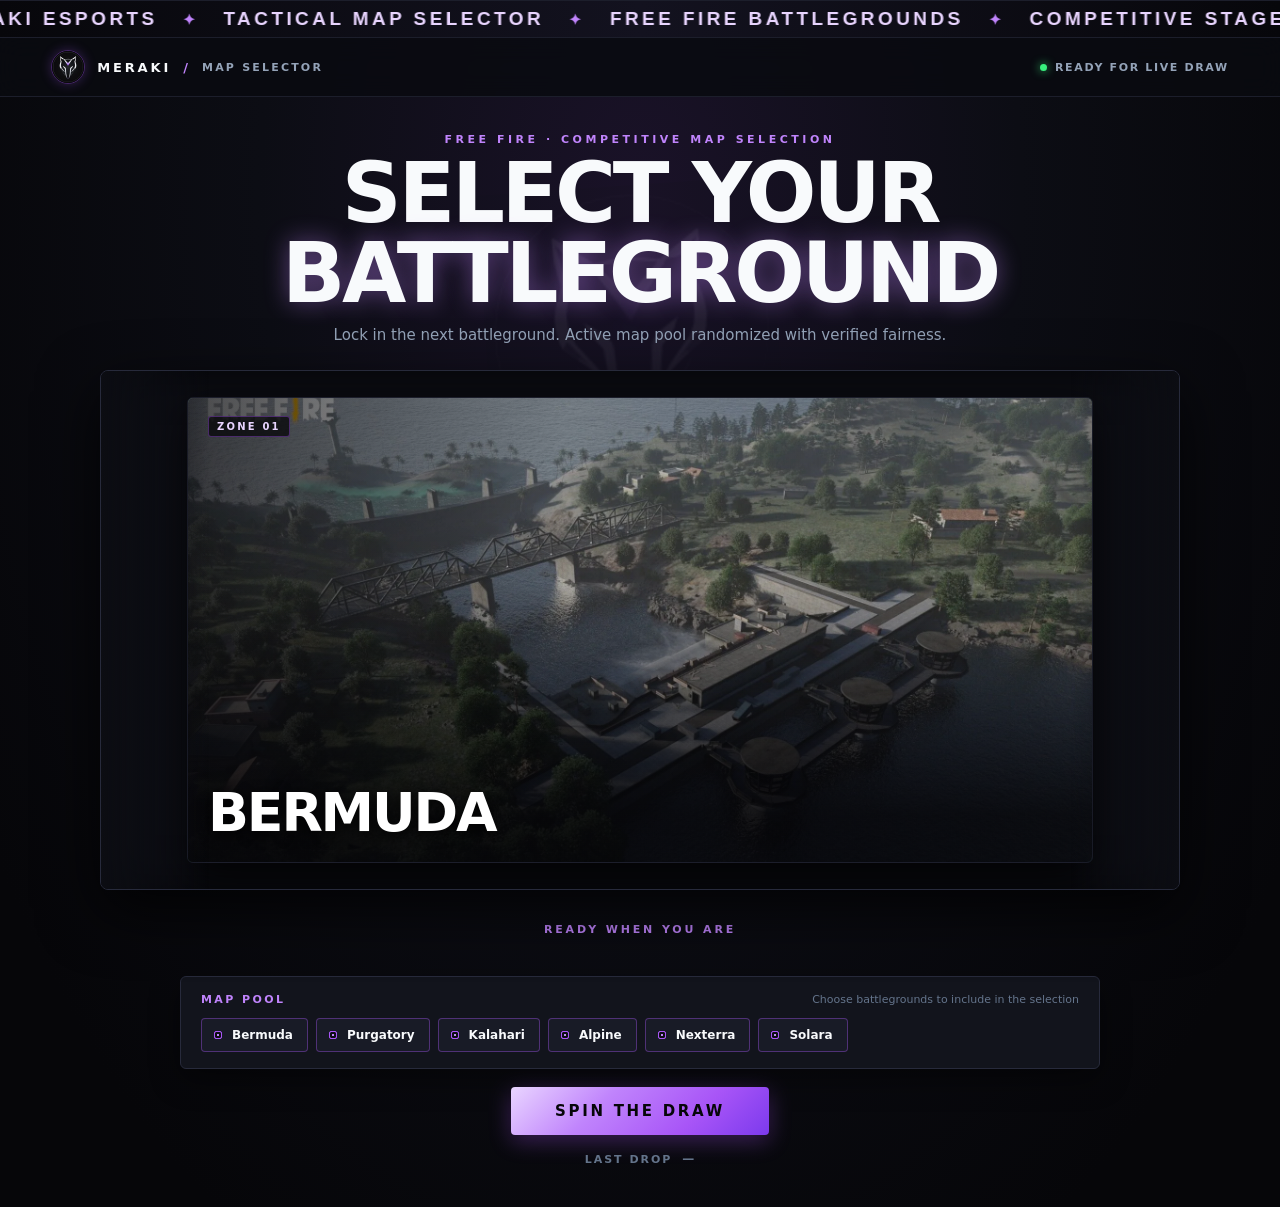
<file: index.html>
<!doctype html>
<html lang="en">
<head>
<meta charset="utf-8">
<meta name="viewport" content="width=device-width,initial-scale=1,viewport-fit=cover">
<meta name="theme-color" content="#060609">
<meta name="description" content="MERAKI Tactical Free Fire Map Selector — Official competitive map draw and battleground randomizer.">
<title>MERAKI — Free Fire Map Selector</title>
<link rel="icon" type="image/png" href="assets/favicon.png">
<link rel="stylesheet" href="styles.css">
</head>
<body>

<!-- Ambient Atmospheric Watermark with Official MERAKI Emblem -->
<div class="watermark" aria-hidden="true">
  <img src="assets/meraki-emblem.webp" class="watermark-emblem" alt="">
  <span>MERAKI</span>
  <span>MAP SELECTOR</span>
</div>

<div class="shell" id="app">
  <!-- Velocity Ticker Marquee -->
  <div class="velocity-marquee" aria-label="MERAKI esports marquee">
    <div class="marquee-track" id="marqueeTrack">
      <span>MERAKI ESPORTS <b>✦</b> TACTICAL MAP SELECTOR <b>✦</b> FREE FIRE BATTLEGROUNDS <b>✦</b> COMPETITIVE STAGE POOL <b>✦</b> </span>
      <span aria-hidden="true">MERAKI ESPORTS <b>✦</b> TACTICAL MAP SELECTOR <b>✦</b> FREE FIRE BATTLEGROUNDS <b>✦</b> COMPETITIVE STAGE POOL <b>✦</b> </span>
    </div>
  </div>

  <!-- Header Navigation -->
  <header class="top">
    <div class="brand">
      <img src="assets/meraki-emblem.webp" class="brand-crest" alt="MERAKI Emblem">
      <span class="brand-title">MERAKI</span>
      <span class="brand-separator">/</span>
      <span class="brand-sub">MAP SELECTOR</span>
    </div>
    <div class="live">
      <i class="live-pulse" aria-hidden="true"></i>
      <span>READY FOR LIVE DRAW</span>
    </div>
  </header>

  <!-- Main Stage -->
  <main class="main">
    <div class="eyebrow">FREE FIRE · COMPETITIVE MAP SELECTION</div>
    <h1>SELECT YOUR <span>BATTLEGROUND</span></h1>
    <p class="sub">Lock in the next battleground. Active map pool randomized with verified fairness.</p>

    <!-- Map Roulette Stage -->
    <section class="roulette" aria-label="Map roulette">
      <div class="viewport" id="viewport">
        <div class="belt" id="belt"></div>
      </div>
    </section>

    <!-- Dynamic Result Readout -->
    <div class="result" aria-live="polite" aria-atomic="true">
      <div>
        <div class="result-label" id="resultLabel">READY WHEN YOU ARE</div>
        <div class="result-name" id="resultName"></div>
      </div>
    </div>

    <!-- Map Pool Selection Controls -->
    <section class="pool-panel" aria-label="Select maps for the draw">
      <div class="pool-head">
        <div class="pool-title">MAP POOL</div>
        <div class="pool-desc">Choose battlegrounds to include in the selection</div>
      </div>
      <div class="controls" id="mapControls" role="group" aria-label="Maps in the draw"></div>
    </section>

    <!-- Primary Action Button -->
    <div class="actions">
      <button type="button" class="draw" id="draw">SPIN THE DRAW</button>
    </div>

    <!-- Last Drop Telemetry -->
    <div class="last-drop" id="lastDropInfo" aria-live="polite">
      <span class="last-drop-label">LAST DROP</span>
      <strong class="last-drop-name" id="lastDropName">—</strong>
    </div>

    <!-- Accessibility Status Announcer -->
    <div id="status" class="status" role="status" aria-live="polite"></div>
  </main>
</div>

<!-- Accessible Modal Reveal Dialog -->
<div class="reveal" id="reveal" role="dialog" aria-modal="true" aria-labelledby="revealName" aria-hidden="true">
  <div class="reveal-backdrop" id="revealBackdrop"></div>
  <div class="reveal-card" id="revealCard">
    <button type="button" class="reveal-close" id="revealClose" aria-label="Close result dialog">&times;</button>
    <img class="reveal-art" id="revealArt" alt="">
    <div class="reveal-content">
      <div class="reveal-brand-badge">
        <img src="assets/meraki-emblem.webp" alt="" class="reveal-brand-icon">
        <span>MERAKI OFFICIAL DROP</span>
      </div>
      <div class="reveal-kicker" id="revealKicker">SELECTED BATTLEGROUND</div>
      <div class="reveal-name" id="revealName"></div>
      <div class="reveal-foot"><span class="reveal-check" aria-hidden="true">✓</span> LOCKED IN</div>
    </div>
  </div>
</div>

<script src="app.js" defer></script>
</body>
</html>
</file>
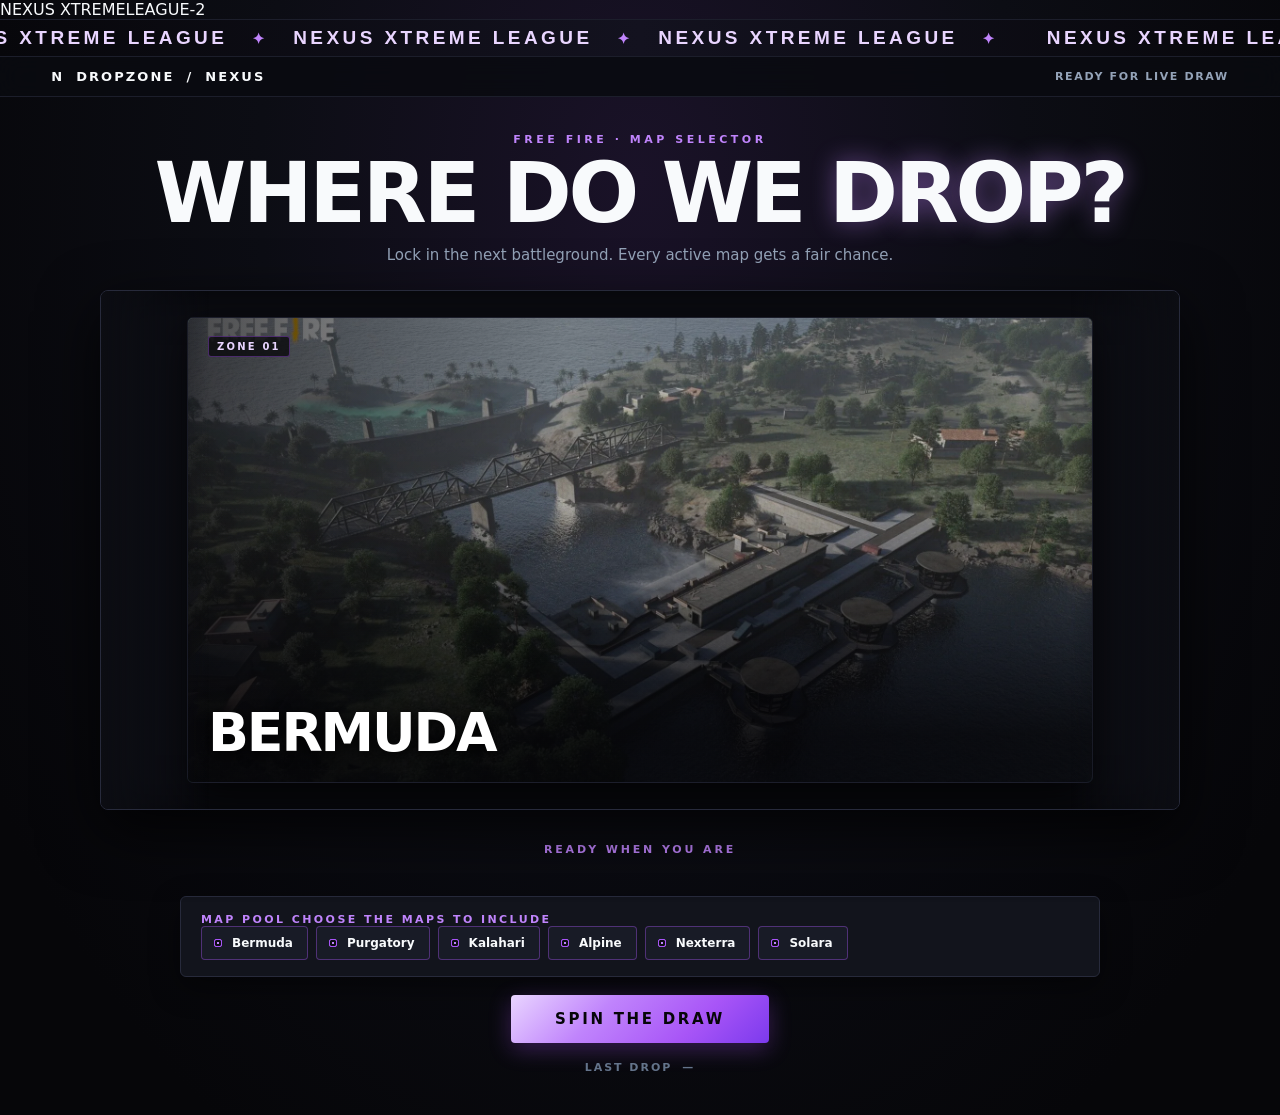
<file: free-fire-map-roulette.html>
<!doctype html>
<html lang="en">
<head>
<meta charset="utf-8">
<meta name="viewport" content="width=device-width,initial-scale=1,viewport-fit=cover">
<meta name="theme-color" content="#080b12">
<title>DropZone — Free Fire Map Roulette</title>
<link rel="stylesheet" href="styles.css">
</head>
<body>
<svg aria-hidden="true" width="0" height="0" style="position:absolute"><filter id="clothDistress"><feTurbulence type="fractalNoise" baseFrequency=".035 .12" numOctaves="2" seed="17" result="fabric"/><feDisplacementMap in="SourceGraphic" in2="fabric" scale="2" xChannelSelector="R" yChannelSelector="G"/></filter></svg><div class="league-watermark" aria-hidden="true"><span>NEXUS XTREME</span><span>LEAGUE-2</span></div>
<div class="shell" id="app">
<div class="velocity-marquee" aria-label="Nexus Xtreme League marquee"><div class="marquee-track" id="marqueeTrack"><span>NEXUS XTREME LEAGUE <b>✦</b> NEXUS XTREME LEAGUE <b>✦</b> NEXUS XTREME LEAGUE <b>✦</b> </span><span aria-hidden="true">NEXUS XTREME LEAGUE <b>✦</b> NEXUS XTREME LEAGUE <b>✦</b> NEXUS XTREME LEAGUE <b>✦</b> </span></div></div>
<header class="top"><div class="brand"><div class="brand-mark"><span>N</span></div>DROPZONE <span style="color:var(--accent)">/</span> NEXUS</div><div class="live"><i></i> READY FOR LIVE DRAW</div></header>
<main class="main"><div class="eyebrow">FREE FIRE · MAP SELECTOR</div><h1>WHERE DO WE <span>DROP?</span></h1><p class="sub">Lock in the next battleground. Every active map gets a fair chance.</p>

<section class="roulette" aria-label="Map roulette"><div class="viewport" id="viewport"><div class="belt" id="belt"></div></div></section>
<div class="result" aria-live="polite" aria-atomic="true"><div><div class="result-label" id="resultLabel">READY WHEN YOU ARE</div><div class="result-name" id="resultName"></div></div></div>
<section class="pool-panel" aria-label="Select maps for the draw"><div class="pool-title">MAP POOL <span>Choose the maps to include</span></div><div class="controls" id="mapControls" role="group" aria-label="Maps in the draw"></div></section><div class="actions"><button class="draw" id="draw">SPIN THE DRAW</button></div><div class="last-drop" id="lastDropInfo" aria-live="polite"><span>LAST DROP</span><strong id="lastDropName">—</strong></div><div id="status" class="status" role="status"></div></main></div>
<div class="reveal" id="reveal" role="dialog" aria-modal="true" aria-labelledby="revealName" aria-hidden="true"><div class="reveal-card" id="revealCard"><img class="reveal-art" id="revealArt" alt=""><div class="reveal-kicker">SELECTED MAP</div><div class="reveal-name" id="revealName"></div><div class="reveal-foot"><span aria-hidden="true">✓</span> LOCKED IN</div></div></div>

<script src="app.js" defer></script>
</body>
</html>
</file>
<file: styles.css>
/* ==========================================================================
   MERAKI / MAP SELECTOR — Design System & Stylesheet
   Official Identity: Obsidian Black, Platinum Silver & Electric Violet
   ========================================================================== */

:root {
  color-scheme: dark;

  /* Foundation: Deep Obsidian & Charcoal */
  --bg-obsidian: #060609;
  --bg-charcoal: #0c0d13;
  --bg-surface: #12141c;
  --bg-elevated: #181b26;
  --bg-glass: rgba(10, 11, 16, 0.88);

  /* Signature Luminescent Violet / Cyber Lilac (from MERAKI Crest Chevron) */
  --violet: #a855f7;
  --violet-bright: #c084fc;
  --violet-light: #e9d5ff;
  --violet-dark: #6b21a8;
  --violet-deep: #4c1d95;
  --violet-glow: rgba(168, 85, 247, 0.28);
  --violet-subtle: rgba(168, 85, 247, 0.12);

  /* Metallic Platinum Silver & Ice White (from MERAKI Mask Contour) */
  --silver-light: #f8fafc;
  --silver-mid: #cbd5e1;
  --silver-dark: #64748b;

  /* Borders & Lines */
  --line-subtle: #1c1e2b;
  --line-medium: #272a3b;
  --line-violet: rgba(168, 85, 247, 0.38);
  --line-silver: rgba(248, 250, 252, 0.22);

  /* Typography */
  --text-main: #f8fafc;
  --text-muted: #94a3b8;
  --text-dim: #64748b;

  font-family: Inter, ui-sans-serif, system-ui, -apple-system, BlinkMacSystemFont, "Segoe UI", Roboto, sans-serif;
}

*, *::before, *::after {
  box-sizing: border-box;
}

body {
  margin: 0;
  min-height: 100vh;
  color: var(--text-main);
  background-color: var(--bg-obsidian);
  background-image:
    radial-gradient(ellipse at 50% 16%, #1a1228 0%, #0c0d14 42%, var(--bg-obsidian) 85%);
  overflow-x: hidden;
  -webkit-font-smoothing: antialiased;
  -moz-osx-font-smoothing: grayscale;
}

button {
  font: inherit;
  color: inherit;
}

button:focus-visible {
  outline: 2px solid var(--violet-bright);
  outline-offset: 3px;
}

/* --------------------------------------------------------------------------
   Watermark Layer (Atmospheric MERAKI Emblem + Athletic Typography)
   -------------------------------------------------------------------------- */
.watermark {
  position: fixed;
  z-index: 0;
  inset: 0;
  display: flex;
  flex-direction: column;
  align-items: center;
  justify-content: center;
  gap: 0.05em;
  overflow: hidden;
  pointer-events: none;
  user-select: none;
  transform: rotate(-4deg) scale(1.04);
  text-align: center;
  opacity: 0.05;
}

.watermark-emblem {
  width: clamp(140px, 22vw, 320px);
  height: clamp(140px, 22vw, 320px);
  object-fit: contain;
  filter: grayscale(0.2) contrast(1.2);
  margin-bottom: 12px;
}

.watermark span {
  display: block;
  white-space: nowrap;
  font-family: Impact, "Arial Narrow", "Barlow Condensed", sans-serif;
  font-size: clamp(52px, 12vw, 180px);
  font-weight: 900;
  line-height: 0.82;
  letter-spacing: 0.04em;
  text-transform: uppercase;
  color: var(--silver-light);
  -webkit-text-stroke: 1px var(--violet-bright);
}

.watermark span:last-child {
  font-size: clamp(38px, 8.5vw, 125px);
  letter-spacing: 0.12em;
  color: var(--violet-light);
  -webkit-text-stroke: 1px var(--violet-dark);
}

/* --------------------------------------------------------------------------
   App Shell & Header
   -------------------------------------------------------------------------- */
.shell {
  position: relative;
  z-index: 1;
  min-height: 100vh;
  display: flex;
  flex-direction: column;
}

.velocity-marquee {
  position: relative;
  z-index: 2;
  overflow: hidden;
  height: 38px;
  display: flex;
  align-items: center;
  border-block: 1px solid var(--line-subtle);
  background: linear-gradient(90deg, #07070b, #13121f 50%, #07070b);
  touch-action: pan-y;
  cursor: grab;
  user-select: none;
}

.velocity-marquee:active {
  cursor: grabbing;
}

.marquee-track {
  display: flex;
  width: max-content;
  white-space: nowrap;
  will-change: transform;
  transform-origin: center;
}

.marquee-track > span {
  display: block;
  flex: none;
  padding-right: 32px;
  color: var(--violet-light);
  font-family: Impact, "Arial Narrow", "Barlow Condensed", sans-serif;
  font-size: clamp(14px, 1.6vw, 19px);
  font-weight: 800;
  letter-spacing: 0.18em;
  text-transform: uppercase;
}

.marquee-track b {
  padding: 0 16px;
  color: var(--violet-bright);
  font-size: 0.8em;
}

.top {
  display: flex;
  align-items: center;
  justify-content: space-between;
  padding: 12px clamp(16px, 4vw, 52px);
  border-bottom: 1px solid var(--line-subtle);
  background: var(--bg-glass);
  backdrop-filter: blur(12px);
}

.brand {
  display: flex;
  align-items: center;
  gap: 12px;
  font-weight: 800;
  letter-spacing: 0.16em;
  font-size: 13px;
}

.brand-crest {
  width: 34px;
  height: 34px;
  border-radius: 50%;
  object-fit: cover;
  border: 1.5px solid var(--line-violet);
  box-shadow: 0 0 12px var(--violet-glow);
}

.brand-title {
  color: var(--silver-light);
  font-weight: 900;
  letter-spacing: 0.22em;
}

.brand-separator {
  color: var(--violet-bright);
  font-weight: 700;
}

.brand-sub {
  color: var(--text-muted);
  font-size: 11px;
  letter-spacing: 0.2em;
}

.live {
  display: flex;
  align-items: center;
  gap: 8px;
  color: var(--text-muted);
  font-size: 11px;
  font-weight: 800;
  letter-spacing: 0.15em;
}

.live-pulse {
  width: 7px;
  height: 7px;
  border-radius: 50%;
  background: #38ef7d;
  box-shadow: 0 0 10px rgba(56, 239, 125, 0.85);
}

/* --------------------------------------------------------------------------
   Main Stage Layout & Typography
   -------------------------------------------------------------------------- */
.main {
  width: min(1320px, 100%);
  margin: 0 auto;
  padding: clamp(20px, 4vh, 44px) clamp(16px, 3.5vw, 42px) 36px;
  text-align: center;
}

.eyebrow {
  font-size: 11px;
  font-weight: 800;
  letter-spacing: 0.32em;
  color: var(--violet-bright);
  text-transform: uppercase;
}

h1 {
  margin: 8px 0 10px;
  font-size: clamp(38px, 6.5vw, 84px);
  line-height: 0.96;
  font-weight: 900;
  letter-spacing: -0.04em;
  text-transform: uppercase;
}

h1 span {
  color: var(--silver-light);
  text-shadow: 0 0 24px rgba(192, 132, 252, 0.45);
}

.sub {
  color: var(--text-muted);
  font-size: clamp(13px, 1.5vw, 15px);
  max-width: 680px;
  margin: 0 auto 24px;
  line-height: 1.5;
}

/* --------------------------------------------------------------------------
   Roulette Stage & Belt
   -------------------------------------------------------------------------- */
.roulette {
  position: relative;
  margin: 0 auto;
  max-width: 1080px;
}

.viewport {
  height: clamp(260px, 42vw, 520px);
  position: relative;
  overflow: hidden;
  border: 1px solid var(--line-medium);
  border-radius: 8px;
  background: var(--bg-charcoal);
  box-shadow: 0 20px 60px rgba(0, 0, 0, 0.75), inset 0 0 45px rgba(0, 0, 0, 0.6);
}

.viewport::before,
.viewport::after {
  content: "";
  position: absolute;
  z-index: 3;
  top: 0;
  bottom: 0;
  width: 10%;
  pointer-events: none;
}

.viewport::before {
  left: 0;
  background: linear-gradient(90deg, var(--bg-charcoal), transparent);
}

.viewport::after {
  right: 0;
  background: linear-gradient(270deg, var(--bg-charcoal), transparent);
}

.belt {
  position: absolute;
  inset: 5% 8%;
  display: block;
  overflow: hidden;
  border: 1px solid var(--line-subtle);
  border-radius: 6px;
  box-shadow: 0 16px 45px rgba(0, 0, 0, 0.8);
  will-change: transform, filter;
  transition: transform 0.25s cubic-bezier(0.2, 0.8, 0.2, 1), filter 0.25s ease;
}

.belt.roll {
  animation: reel 0.38s steps(2, end) infinite;
}

.belt.land {
  animation: land 0.55s cubic-bezier(0.2, 1.4, 0.4, 1);
}

@keyframes reel {
  0% { transform: scale(0.985) rotate(-0.5deg); filter: brightness(1.25); }
  50% { transform: scale(1.015) rotate(0.5deg); filter: brightness(0.9); }
  100% { transform: scale(0.99); filter: brightness(1.15); }
}

@keyframes land {
  0% { transform: scale(1.08); filter: brightness(1.8) contrast(1.1); }
  100% { transform: scale(1); filter: none; }
}

/* --------------------------------------------------------------------------
   Tactical Tile & Artwork
   -------------------------------------------------------------------------- */
.tile {
  position: absolute;
  inset: 0;
  overflow: hidden;
  background: linear-gradient(145deg, var(--c1, #14171f), var(--c2, #08090e));
  text-align: left;
}

.tile::before {
  content: "";
  position: absolute;
  inset: 0;
  z-index: 1;
  background:
    linear-gradient(180deg, rgba(6, 6, 9, 0.25) 0%, rgba(6, 6, 9, 0.1) 40%, rgba(6, 6, 9, 0.88) 90%),
    linear-gradient(90deg, rgba(6, 6, 9, 0.65) 0%, transparent 42%);
}

.map-art {
  width: 100%;
  height: 100%;
  object-fit: cover;
  object-position: center;
  filter: saturate(1.06);
}

.tile .badge {
  position: absolute;
  top: 18px;
  left: 20px;
  z-index: 2;
  font-size: 10px;
  font-weight: 800;
  letter-spacing: 0.22em;
  color: var(--violet-light);
  background: rgba(6, 6, 9, 0.75);
  border: 1px solid var(--line-violet);
  border-radius: 3px;
  padding: 4px 8px;
  text-transform: uppercase;
}

.tile .name {
  z-index: 2;
  position: absolute;
  left: 20px;
  right: 12px;
  bottom: 18px;
  font-size: clamp(28px, 4.2vw, 54px);
  font-weight: 900;
  letter-spacing: -0.04em;
  text-transform: uppercase;
  color: #fff;
  text-shadow: 0 3px 14px rgba(0, 0, 0, 0.95);
}

.tile.selected {
  border: 2px solid var(--violet-bright);
  box-shadow: inset 0 0 32px var(--violet-glow), 0 0 28px var(--violet-glow);
}

/* --------------------------------------------------------------------------
   Result Indicator
   -------------------------------------------------------------------------- */
.result {
  min-height: 78px;
  display: grid;
  place-items: center;
  padding: 14px 10px;
}

.result-label {
  font-size: 11px;
  letter-spacing: 0.26em;
  font-weight: 800;
  color: var(--violet-bright);
  text-transform: uppercase;
}

.result-name {
  font-size: clamp(34px, 5vw, 58px);
  font-weight: 900;
  letter-spacing: -0.04em;
  text-transform: uppercase;
  line-height: 1.05;
  color: var(--silver-light);
}

.result-name:empty {
  display: none;
}

/* --------------------------------------------------------------------------
   Map Pool Panel & Toggles
   -------------------------------------------------------------------------- */
.pool-panel {
  width: min(920px, 100%);
  margin: 8px auto 0;
  padding: 16px 20px;
  border: 1px solid var(--line-medium);
  border-radius: 6px;
  background: var(--bg-surface);
  text-align: left;
  box-shadow: 0 10px 30px rgba(0, 0, 0, 0.45);
}

.pool-head {
  display: flex;
  align-items: baseline;
  justify-content: space-between;
  gap: 12px;
  margin-bottom: 12px;
}

.pool-title {
  color: var(--violet-bright);
  font-size: 11px;
  font-weight: 900;
  letter-spacing: 0.22em;
  text-transform: uppercase;
}

.pool-desc {
  font-size: 11px;
  font-weight: 500;
  color: var(--text-dim);
}

.pool-panel .controls {
  display: flex;
  justify-content: flex-start;
  gap: 8px;
  flex-wrap: wrap;
  margin: 0;
}

.map-toggle {
  position: relative;
  border-radius: 4px;
  border: 1px solid var(--line-subtle);
  background: var(--bg-charcoal);
  color: var(--text-muted);
  padding: 9px 14px 9px 30px;
  font-size: 12px;
  font-weight: 700;
  cursor: pointer;
  transition: background 0.16s ease, border-color 0.16s ease, color 0.16s ease, transform 0.16s ease;
}

.map-toggle::before {
  content: "";
  position: absolute;
  left: 12px;
  top: 50%;
  width: 8px;
  height: 8px;
  transform: translateY(-50%);
  border: 1px solid var(--text-dim);
  border-radius: 2px;
  transition: border-color 0.16s, background-color 0.16s;
}

.map-toggle[aria-pressed="true"] {
  border-color: var(--line-violet);
  background: var(--bg-elevated);
  color: var(--silver-light);
}

.map-toggle[aria-pressed="true"]::before {
  border-color: var(--violet);
  background: var(--violet-bright);
  box-shadow: inset 0 0 0 2px var(--bg-charcoal);
}

.map-toggle[aria-pressed="false"] {
  color: var(--text-dim);
  background: rgba(12, 13, 19, 0.5);
  border-color: rgba(28, 30, 43, 0.6);
  text-decoration: line-through;
  opacity: 0.65;
}

.map-toggle:hover:not(:disabled) {
  border-color: var(--violet-bright);
  background: var(--bg-elevated);
  transform: translateY(-1px);
}

.map-toggle[data-current="true"] {
  border-color: var(--violet-bright);
}

.map-toggle[data-current="true"]::after {
  content: "LAST";
  margin-left: 8px;
  color: var(--violet-light);
  font-size: 9px;
  font-weight: 900;
  letter-spacing: 0.12em;
  text-decoration: none;
}

.map-toggle:disabled {
  cursor: not-allowed;
  opacity: 0.5;
}

/* --------------------------------------------------------------------------
   Draw Actions
   -------------------------------------------------------------------------- */
.actions {
  display: flex;
  align-items: center;
  justify-content: center;
  gap: 12px;
  margin-top: 18px;
}

.draw {
  border: 0;
  border-radius: 4px;
  padding: 15px 44px;
  color: #060609;
  background: linear-gradient(135deg, #e9d5ff 0%, #c084fc 35%, #a855f7 70%, #7c3aed 100%);
  font-size: 15px;
  font-weight: 900;
  letter-spacing: 0.18em;
  text-transform: uppercase;
  cursor: pointer;
  box-shadow: 0 6px 22px rgba(168, 85, 247, 0.32), 0 2px 6px rgba(0, 0, 0, 0.6);
  transition: transform 0.15s ease, filter 0.15s ease, box-shadow 0.15s ease;
}

.draw:hover:not(:disabled) {
  filter: brightness(1.08);
  transform: translateY(-2px);
  box-shadow: 0 8px 28px rgba(168, 85, 247, 0.45), 0 3px 8px rgba(0, 0, 0, 0.7);
}

.draw:active:not(:disabled) {
  transform: translateY(1px) scale(0.99);
}

.draw:disabled {
  opacity: 0.45;
  cursor: not-allowed;
  filter: grayscale(0.5);
  box-shadow: none;
}

/* --------------------------------------------------------------------------
   Last Drop Telemetry
   -------------------------------------------------------------------------- */
.last-drop {
  display: flex;
  align-items: center;
  justify-content: center;
  gap: 10px;
  margin: 12px auto 0;
  min-height: 24px;
  color: var(--text-dim);
  font-size: 11px;
  font-weight: 800;
  letter-spacing: 0.18em;
  text-transform: uppercase;
}

.last-drop-name {
  color: var(--violet-light);
  font-size: 12px;
  font-weight: 800;
  letter-spacing: 0.08em;
}

.last-drop:not(.has-map) .last-drop-name {
  color: var(--text-dim);
}

/* Accessibility Announcer */
.status {
  position: absolute;
  width: 1px;
  height: 1px;
  overflow: hidden;
  clip: rect(0, 0, 0, 0);
  white-space: nowrap;
}

/* --------------------------------------------------------------------------
   Modal Reveal Dialog
   -------------------------------------------------------------------------- */
.reveal {
  position: fixed;
  inset: 0;
  z-index: 50;
  display: grid;
  place-items: center;
  padding: 4vw;
  opacity: 0;
  visibility: hidden;
  transition: opacity 0.35s ease, visibility 0.35s ease;
}

.reveal.open {
  opacity: 1;
  visibility: visible;
}

.reveal-backdrop {
  position: absolute;
  inset: 0;
  background: rgba(4, 4, 7, 0.9);
  backdrop-filter: blur(12px);
}

.reveal-card {
  position: relative;
  z-index: 2;
  display: grid;
  align-content: center;
  justify-items: center;
  width: min(1040px, 92vw);
  height: min(600px, 78vh);
  overflow: hidden;
  border: 1px solid var(--line-violet);
  border-radius: 8px;
  background: linear-gradient(145deg, var(--c1, #14171f), var(--c2, #060609));
  box-shadow: 0 28px 90px rgba(0, 0, 0, 0.9), 0 0 45px var(--violet-glow);
  transform: scale(0.98);
  transition: transform 0.6s cubic-bezier(0.2, 0.8, 0.2, 1), box-shadow 0.4s ease;
}

.reveal.open .reveal-card {
  transform: scale(1.02);
}

.reveal.settled .reveal-card {
  transform: scale(1);
}

.reveal-card::before {
  content: "";
  position: absolute;
  inset: 0;
  z-index: 1;
  background:
    linear-gradient(180deg, rgba(6, 6, 9, 0.65) 0%, rgba(6, 6, 9, 0.25) 30%, rgba(6, 6, 9, 0.5) 70%, rgba(6, 6, 9, 0.95) 100%),
    radial-gradient(ellipse at 50% 50%, rgba(6, 6, 9, 0.2) 0%, rgba(6, 6, 9, 0.88) 100%);
}

.reveal-close {
  position: absolute;
  top: 14px;
  right: 14px;
  z-index: 10;
  width: 36px;
  height: 36px;
  border: 1px solid rgba(255, 255, 255, 0.15);
  border-radius: 4px;
  background: rgba(6, 6, 9, 0.75);
  color: var(--text-main);
  font-size: 20px;
  line-height: 1;
  cursor: pointer;
  display: grid;
  place-items: center;
  transition: background 0.15s, border-color 0.15s, color 0.15s;
}

.reveal-close:hover {
  border-color: var(--violet);
  color: var(--violet-bright);
  background: rgba(6, 6, 9, 0.95);
}

.reveal-art {
  position: absolute;
  inset: 0;
  width: 100%;
  height: 100%;
  object-fit: cover;
  filter: saturate(1.1);
  transform: scale(1.03);
  transition: transform 0.8s cubic-bezier(0.2, 0.8, 0.2, 1);
}

.reveal.settled .reveal-art {
  transform: scale(1);
}

.reveal-content {
  position: relative;
  z-index: 2;
  text-align: center;
  padding: 20px;
}

.reveal-brand-badge {
  display: inline-flex;
  align-items: center;
  gap: 8px;
  margin-bottom: 8px;
  padding: 4px 12px;
  background: rgba(6, 6, 9, 0.75);
  border: 1px solid var(--line-violet);
  border-radius: 999px;
  font-size: 10px;
  font-weight: 800;
  letter-spacing: 0.22em;
  color: var(--violet-light);
  text-transform: uppercase;
}

.reveal-brand-icon {
  width: 16px;
  height: 16px;
  border-radius: 50%;
  object-fit: cover;
}

.reveal-kicker {
  font-size: clamp(11px, 1.8vw, 15px);
  font-weight: 900;
  letter-spacing: 0.32em;
  color: var(--violet-bright);
  text-transform: uppercase;
  text-shadow: 0 2px 10px rgba(0, 0, 0, 0.9);
  opacity: 0.2;
  transform: translateY(6px);
  transition: opacity 0.35s ease, transform 0.35s ease;
}

.reveal.label-in .reveal-kicker {
  opacity: 1;
  transform: translateY(0);
}

.reveal-name {
  margin: 12px 0 16px;
  font-size: clamp(48px, 10vw, 120px);
  line-height: 0.92;
  font-weight: 900;
  letter-spacing: -0.05em;
  text-transform: uppercase;
  color: #fff;
  text-shadow: 0 4px 28px rgba(0, 0, 0, 0.95), 0 0 35px rgba(192, 132, 252, 0.4);
  opacity: 0.2;
  transform: translateY(10px) scale(0.98);
  transition: opacity 0.4s ease 0.05s, transform 0.4s cubic-bezier(0.2, 0.8, 0.2, 1) 0.05s;
}

.reveal.name-in .reveal-name {
  opacity: 1;
  transform: translateY(0) scale(1);
}

.reveal-foot {
  font-size: 11px;
  font-weight: 900;
  letter-spacing: 0.32em;
  color: var(--violet-light);
  text-transform: uppercase;
  text-shadow: 0 2px 12px rgba(0, 0, 0, 0.9);
  opacity: 0.2;
  transform: translateY(6px);
  transition: opacity 0.35s ease, transform 0.35s ease;
}

.reveal.locked-in .reveal-foot {
  opacity: 1;
  transform: translateY(0);
}

.reveal-check {
  display: inline-grid;
  place-items: center;
  width: 18px;
  height: 18px;
  margin-right: 6px;
  border: 1px solid var(--violet);
  border-radius: 50%;
  font-size: 10px;
  line-height: 1;
  vertical-align: middle;
  color: var(--violet-bright);
}

/* --------------------------------------------------------------------------
   Responsive Layout & Breakpoints
   -------------------------------------------------------------------------- */
@media (max-width: 768px) {
  .top {
    padding: 12px 16px;
  }

  .brand-sub {
    display: none;
  }

  .velocity-marquee {
    height: 34px;
  }

  .marquee-track > span {
    font-size: 15px;
    padding-right: 24px;
  }

  .main {
    padding: 20px 14px 28px;
  }

  h1 {
    font-size: clamp(32px, 8vw, 56px);
  }

  .viewport {
    height: clamp(230px, 60vw, 360px);
  }

  .belt {
    inset: 4% 4%;
  }

  .tile .name {
    left: 14px;
    bottom: 14px;
    font-size: clamp(24px, 6vw, 38px);
  }

  .pool-panel {
    padding: 14px;
  }

  .pool-head {
    flex-direction: column;
    align-items: flex-start;
    gap: 4px;
  }

  .draw {
    width: 100%;
    max-width: 380px;
    padding: 14px 20px;
  }
}

@media (max-width: 480px) {
  .map-toggle {
    padding: 8px 10px 8px 26px;
    font-size: 11px;
    flex: 1 1 calc(50% - 8px);
    text-align: left;
  }

  .map-toggle::before {
    left: 9px;
  }

  .result-name {
    font-size: 34px;
  }
}

/* --------------------------------------------------------------------------
   Reduced Motion Preferences
   -------------------------------------------------------------------------- */
@media (prefers-reduced-motion: reduce) {
  *, *::before, *::after {
    animation-duration: 0.01ms !important;
    animation-iteration-count: 1 !important;
    transition-duration: 0.01ms !important;
    scroll-behavior: auto !important;
  }

  .belt.roll,
  .belt.land {
    animation: none !important;
  }

  .marquee-track {
    transform: none !important;
  }

  .watermark {
    transform: none;
  }
}
</file>
